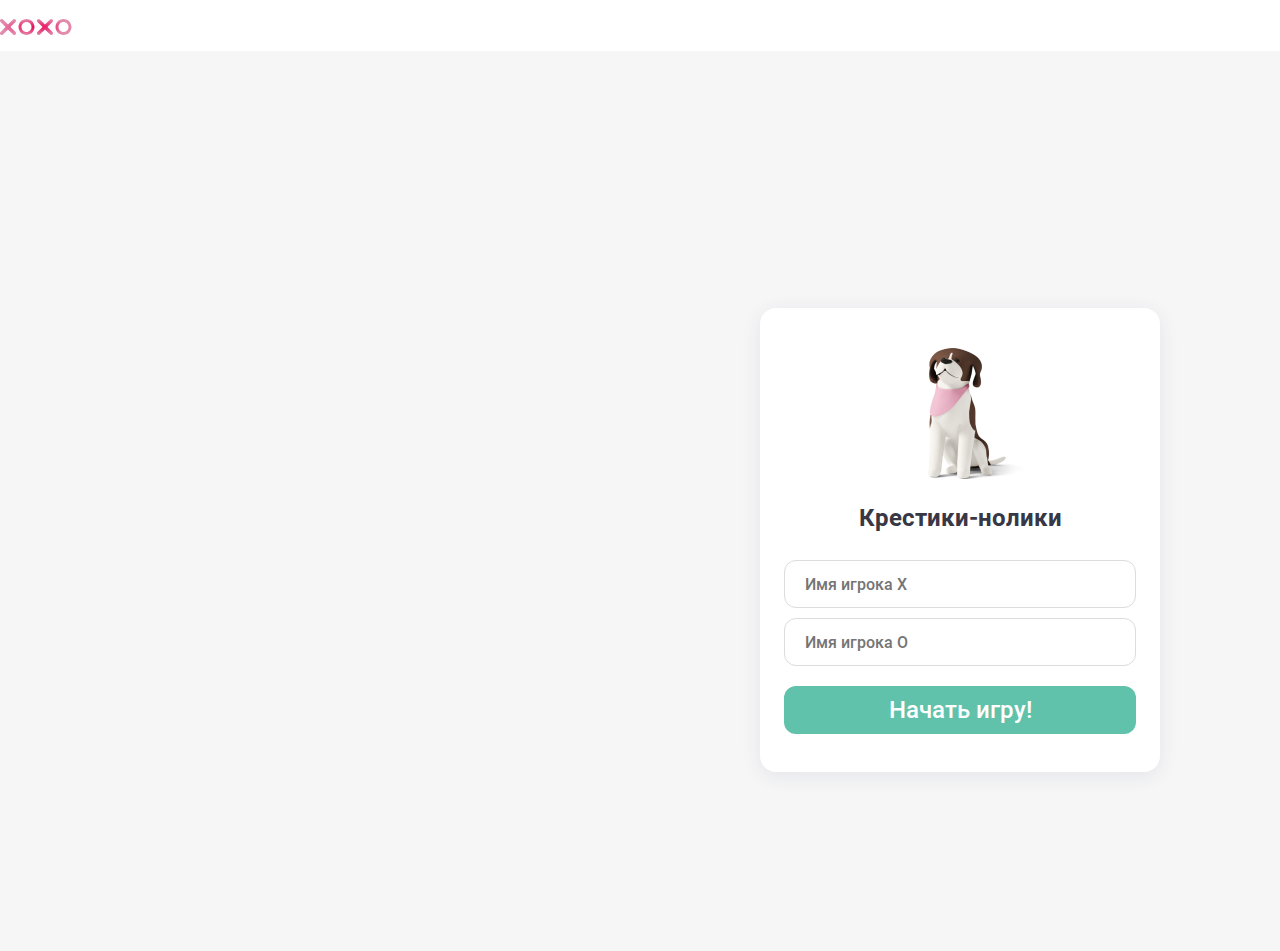
<file: Крестики/index.html>
<!DOCTYPE html>
<html lang="ru">
<head>
	<meta charset="UTF-8">
	<meta name="viewport" content="width=device-width, initial-scale=1.0">
	<meta http-equiv="X-UA-Compatible" content="ie=edge">
	<title>Крестики-нолики</title>
	<link rel="stylesheet" href="./CSS/reset.css">
	<link rel="stylesheet" href="./CSS/style.css">
</head>
<body>
	<header class="header">
		<div class="wrapper">
			<div class="header_wrapper">	
				<div class="header_logo">
					<img src="./img/svg/logo.svg">
				</div>
			</div>
		</div>
	</header>
	
	<main class="main">	
		<section class="intro">
			<section class="name">
				<div class="playerNames">
				<img class="dog" src="./img/dog.png" alt="img" width="132" height="132" />
				<div class="title">Крестики-нолики</div>					
					<form action="1pole.html" >
						 <div class="form1">
						<input type="text" name="" id="playerX" class="form" placeholder="Имя игрока X" autofocus>
						 </div>
						 <div class="form1">
						<input type="text" name="" id="playerO" placeholder="Имя игрока O" class="form">
						 </div>
						<button  class="btn">
						   Начать игру!
						</button>
					</form>
				</div>
			</section>
		</section>
	</main>
</body>
</html>
</file>
<file: Крестики/CSS/style.css>
/* roboto-regular - cyrillic_latin */
@font-face {
  font-display: swap; /* Check https://developer.mozilla.org/en-US/docs/Web/CSS/@font-face/font-display for other options. */
  font-family: 'Roboto';
  font-style: normal;
  font-weight: 400;
  src: url('../fonts/roboto-v30-cyrillic_latin-regular.woff2') format('woff2'), /* Chrome 36+, Opera 23+, Firefox 39+ */
       url('../fonts/roboto-v30-cyrillic_latin-regular.woff') format('woff'); /* Chrome 5+, Firefox 3.6+, IE 9+, Safari 5.1+ */
}
/* roboto-500 - cyrillic_latin */
@font-face {
  font-display: swap; /* Check https://developer.mozilla.org/en-US/docs/Web/CSS/@font-face/font-display for other options. */
  font-family: 'Roboto';
  font-style: normal;
  font-weight: 500;
  src: url('../fonts/roboto-v30-cyrillic_latin-500.woff2') format('woff2'), /* Chrome 36+, Opera 23+, Firefox 39+ */
       url('../fonts/roboto-v30-cyrillic_latin-500.woff') format('woff'); /* Chrome 5+, Firefox 3.6+, IE 9+, Safari 5.1+ */
}
/* roboto-700 - cyrillic_latin */
@font-face {
  font-display: swap; /* Check https://developer.mozilla.org/en-US/docs/Web/CSS/@font-face/font-display for other options. */
  font-family: 'Roboto';
  font-style: normal;
  font-weight: 700;
  src: url('../fonts/roboto-v30-cyrillic_latin-700.woff2') format('woff2'), /* Chrome 36+, Opera 23+, Firefox 39+ */
       url('../fonts/roboto-v30-cyrillic_latin-700.woff') format('woff'); /* Chrome 5+, Firefox 3.6+, IE 9+, Safari 5.1+ */
}
html{
	box-sizing: border-box;
}
*, *::before, *::after{
	box-sizing: inherit;
}
body{
	font-family: 'Roboto';
	font-style: normal;
	font-size: 16px;
	line-height:1.2;
	font-weight: normal;
	color: #373745;
}
/*header start*/
.wrapper{
	color: white;
	max-width: 1600px;
	margin: 0 auto;	
}
.header_wrapper{
	display: flex;
	flex-wrap: wrap;
	align-items: center;
	justify-content: space-between;
	padding-top: 16px;
	padding-bottom: 16px;
}

.header_list{
	display: flex;
	flex-wrap: wrap;
}
.header_item{
	margin-right: 82px;
}
.header_item:last-child{
	margin-right: 0;
}
.header_link{
	font-weight: 500;
	font-size: 16px;
	line-height: 24px;
	color: #373745;
	text-decoration: none;
}
.header_link:hover{
	color: white;
	background: #60C2AA;
	border-radius: 120px;
	padding: 1rem 1.5rem;
}
/*header end*/
.dog{
	display:block;
	margin:0 auto;
}
/*intro start*/
.intro{
	background: #F6F6F6;
	height: 100vh;
	padding-top: 188px;
}
.name{
	display: flex;
	flex-direction: column;
	align-items: center;
	padding: 40px 24px;
	position: absolute;
	width: 400px;
	height: 464px;
	left: 760px;
	top: 308px;
	background: #FFFFFF;
	box-shadow: 0px 4px 20px rgba(44, 57, 121, 0.09);
	border-radius: 16px;
}
.title{
	width: 100%;
	height: 10%;
	text-align: center;
	padding-top: 20px;
	padding-bottom: 50px;
	font-family: 'Roboto';
	font-style: normal;
	font-weight: 700;
	font-size: 24px;
	line-height: 150%;
	margin: 0 auto;
	display: block;
	color: #373745;
	flex: none;
	order: 1;
	align-self: stretch;
	flex-grow: 0;
}
.form{
	margin-top: 10px;
	background-color: transparent;
	border:0;
	border: 1px solid #DCDCDF;
	border-radius: 12px;
	flex: none;
	box-sizing: border-box;
	display: flex;
	flex-direction: row;
	align-items: flex-start;
	padding: 12px 20px;
	width: 352px;
	height: 48px;
	order: 0;
	align-self: stretch;
	flex-grow: 0;
	font-family: 'Roboto';
	font-style: normal;
	font-weight: 500;
	font-size: 16px;
	color: #373745;
}
.btn{
	margin-top: 20px;
	display: flex;
	flex-direction: row;
	justify-content: center;
	align-items: flex-start;
	padding: 10px 20px;
	width: 352px;
	height: 48px;
	background: #60C2AA;
	color: #FFF;
	border: 0;
	border-radius: 12px;
	flex: none;
	order: 3;
	align-self: stretch;
	flex-grow: 0;
	font-family: 'Roboto';
	font-style: normal;
	font-weight: 500;
	font-size: 24px;	
}
/*intro end*/
/*start game*/
.res{
	display: flex;
	flex-direction: column;
	align-items: flex-start;
	padding: 24px;
	position: absolute;
	width: 400px;
	height: 140px;
	left: 1468px;
	top: 463px;
	background: #EDEDED;
	border-radius: 16px;
}
.tim{
	font-family: 'Roboto';
	font-style: normal;
	font-weight: 900;
	font-size: 34px;
	line-height: 40px;
	
	display: flex;
	flex-direction: column;
	align-items: flex-start;
	padding: 24px;
	position: absolute;
	width: 139px;
	height: 88px;
	left: 891px;
	top: 124px;
	background: #EDEDED;
	border-radius: 16px;
}

.players{
	display: flex;
	flex-direction: column;
	align-items: flex-start;
	padding: 24px;
	position: absolute;
	width: 500px;
	height: 224px;
	left: 40px;
	top: 124px;
	background: #FFFFFF;
	box-shadow: 0px 4px 20px rgba(44, 57, 121, 0.09);
	border-radius: 20px;

}
.step{
	display: flex;
	flex-direction: column;
	align-items: flex-start;
	padding: 8px;
	position: absolute;
	width: 400px;
	height: 48px;
	left: 760px;
	top: 955px;

	background: #373745;

	box-shadow: 0px 4px 20px rgba(44, 57, 121, 0.09);
	border-radius: 12px;
}

* {margin: 0; padding: 0;}

.content {
    display: flex;
    margin: 100px 50px 50px 50px;
    font-family: 'Roboto';
}

#area {
  position: absolute;
	width: 670px;
	height: 670px;
	left: 629px;
	top: 252px;
    border: 0;
    margin: 0 auto;
    font-size: 24; 
	filter: drop-shadow(0px 4px 20px rgba(44, 57, 121, 0.09));
}

.cell {
	margin-top: 4px;
	margin-left: 4px;
	width: 218px;
	height: 218px;
    line-height: 50px;
    text-align: center;
    display: inline-block;
    font-size: 100px;
	color: #E38BAC;
	padding: 10px;   
    cursor: pointer;
    vertical-align: middle;
    transition: background .1s;
	background: #FFFFFF;
	border-radius: 20px;

}

.cell:hover {
    background-color: #fafafa;
}
/*end game*/
/*start statistic*/
.currentPlayer {
    display: flex;
    align-items: center;
    font-size: 24px;
	color: #FFF;
	font-family: 'Roboto';
}

.stat {
    display: flex;
    align-items: center;
    font-size: 18px;
}

.stat table {
    border-collapse: collapse;
}

.stat table, .stat th, .stat td {
    border: 0;
    padding: 5px;
    text-align: center;
	font-size: 24px;
}
/*end statistic*/
</file>
